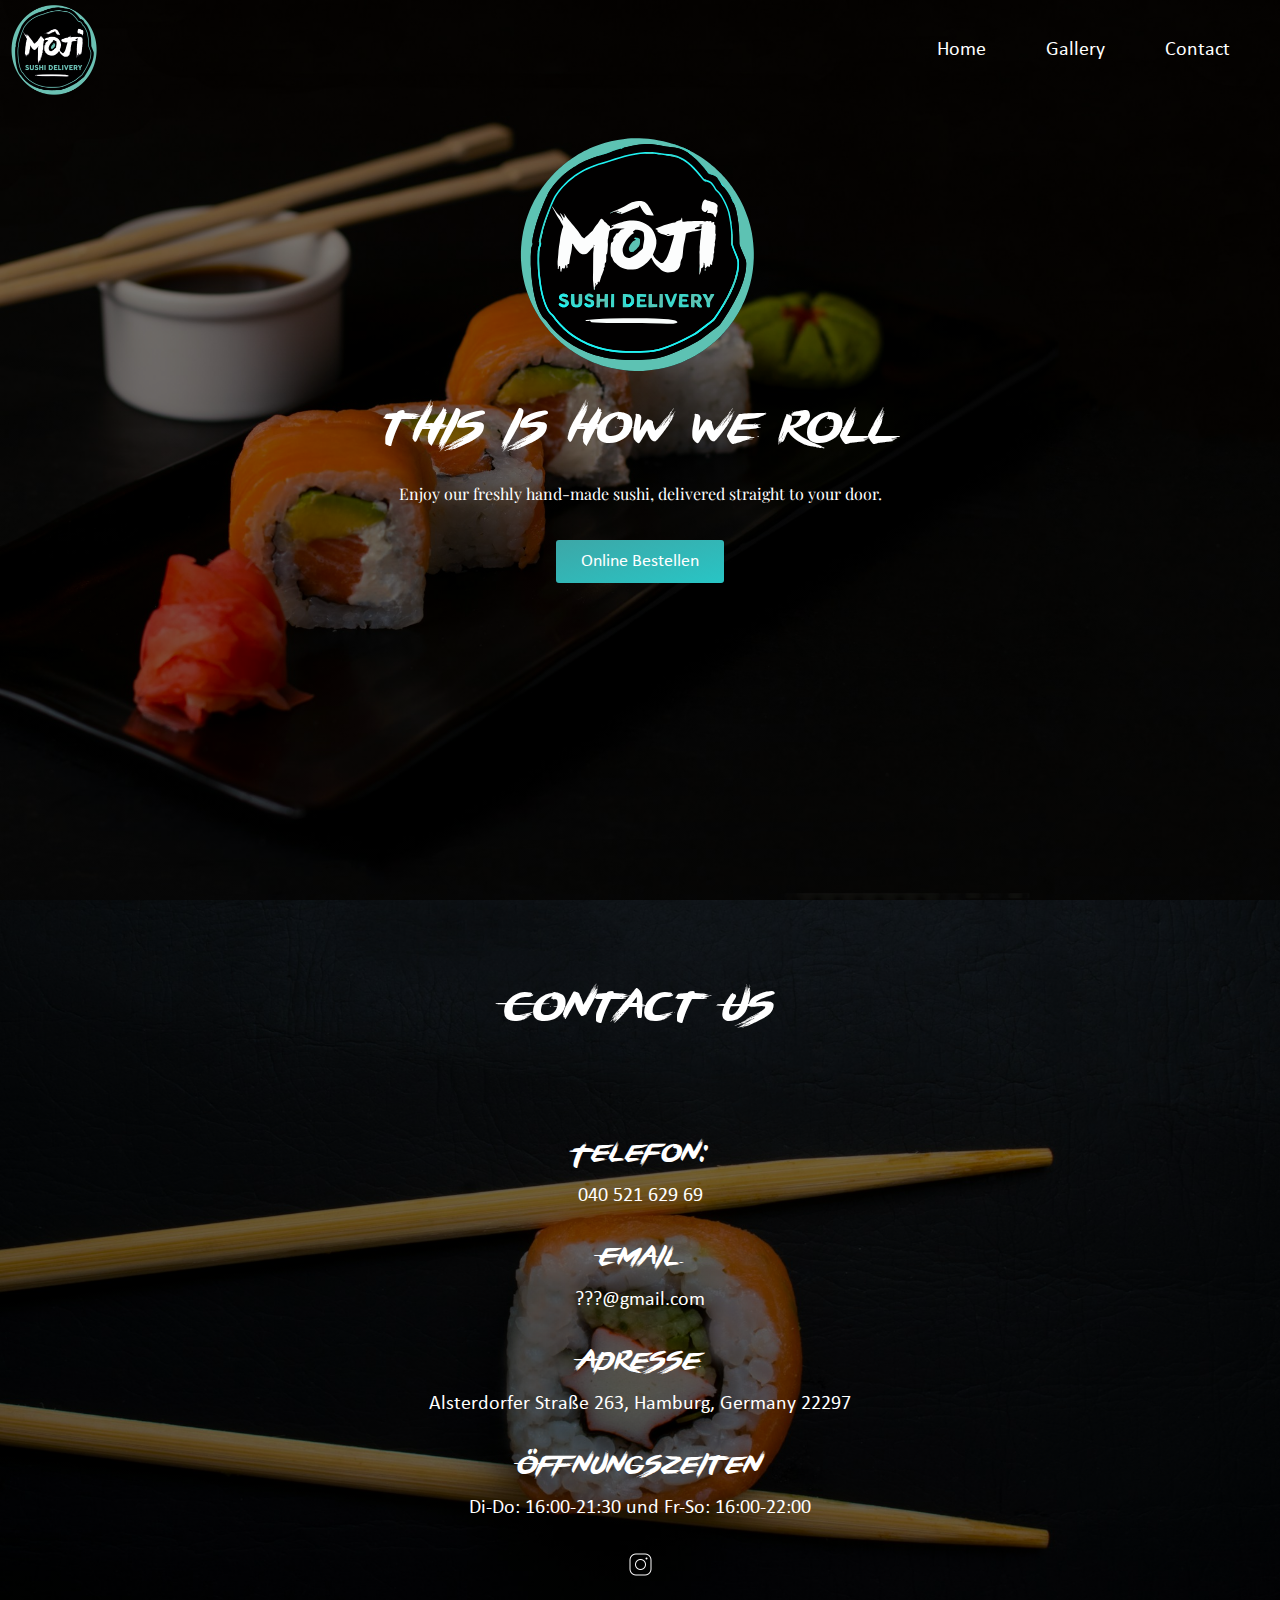
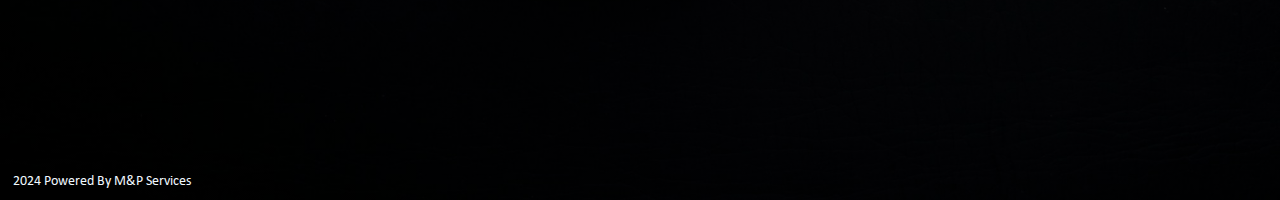
<file: index.html>
<html>

<head>
    <meta name="viewport" content="width=device-width, initial-scale=1.0">
    <!--<link rel="stylesheet" href="./styles/globel_style.css">-->
    <link rel="stylesheet" href="./styles/index.css">
    <link rel="stylesheet" href="./styles/globel.css">
    <link rel="preconnect" href="https://fonts.googleapis.com">
    <link rel="preconnect" href="https://fonts.gstatic.com" crossorigin>
    <link href="https://fonts.googleapis.com/css2?family=Playfair+Display:ital,wght@0,400..900;1,400..900&display=swap"
        rel="stylesheet">
</head>

<body>
    <div class=first_page>
        <header>
            <img class="logo_pic" src="./assets/logo.png">
            <nav>
                <ul class="nav_links">
                    <li><a href="./index.html">Home</a></li>
                    <li><a href="./gallery/gallery.html">Gallery</a></li>
                    <li onclick=scrollToElement()><button class="contact">Contact</button></li>
                </ul>
            </nav>
            <img class="side_icon" src="assets/sidebar.png" onclick=showSidebar()>
            <ul class="sidebar">
                <img class="cancel_icon" src="assets/cancel.png" onclick=hideSidebar()>
                <li><a href="./index.html">Home</a></li>
                <li><a href="./gallery/gallery.html">Gallery</a></li>
                <li onclick=scrollToElement()><button class="contact">Contact</button></li>
            </ul>
        </header>
        <div class="container">
            <div class="logo">
                <img class="logo_svg" src="./assets/logo.svg" viewbox="20vh">
            </div>

            <div class="text">
                <p class="title">this is <br>how we roll</p>
                <p class="motto">Enjoy our freshly hand-made sushi, delivered straight to your door.</p>

            </div>
            <a class = "link" href="https://shop.moji-sushi.de/storedata/listStore"><button class="order">Online Bestellen</button></a>

        </div>
    </div>
    <div class="second_page">
        <div class="contact_header">
            Contact Us
        </div>
        <div class="contact_details">
            <div class="left">
                <div class="contact_section">
                    <p class="section_header">Telefon:</p>
                    <p class="section_value">040 521 629 69</p>
                </div>
                <div class="contact_section">
                    <p class="section_header">Email</p>
                    <p class="section_value">???@gmail.com</p>
                </div>
                <div class="contact_section">
                    <p class="section_header">Adresse</p>
                    <p class="section_value">Alsterdorfer Straße 263, Hamburg, Germany 22297</p>
                </div>
                <div class="contact_section">
                    <p class="section_header">Öffnungszeiten</p>
                    <p class="section_value">Di-Do: 16:00-21:30 und Fr-So: 16:00-22:00</p>
                </div>
                <div class="social">
                    <a href="https://www.instagram.com/moji_sushi/"><img class="logo_pic" src="./assets/ig.png"></a>
                </div>
            </div>
            <div class="right">
                123
            </div>
        </div>
        <div class="credentials">
            2024 Powered By M&P Services
        </div>
    </div>
</body>

</html>

<script>
    function showSidebar() {
        const sidebar = document.querySelector('.sidebar')
        /*sidebar.style.display = "flex"*/
        sidebar.style.height = "100vh"
        sidebar.style.right = "0"
    }
    function hideSidebar() {
        const sidebar = document.querySelector('.sidebar')
        sidebar.style.right = "-100vw"
    }
    function scrollToElement() {
        var elmnt = document.getElementsByClassName("second_page")[0];
        elmnt.scrollIntoView({ behavior: 'smooth', block: "start" });//, block:'center', inline:'center'});
        const sidebar = document.querySelector('.sidebar')
        sidebar.style.right = "-100vw"
    }
</script>
</file>
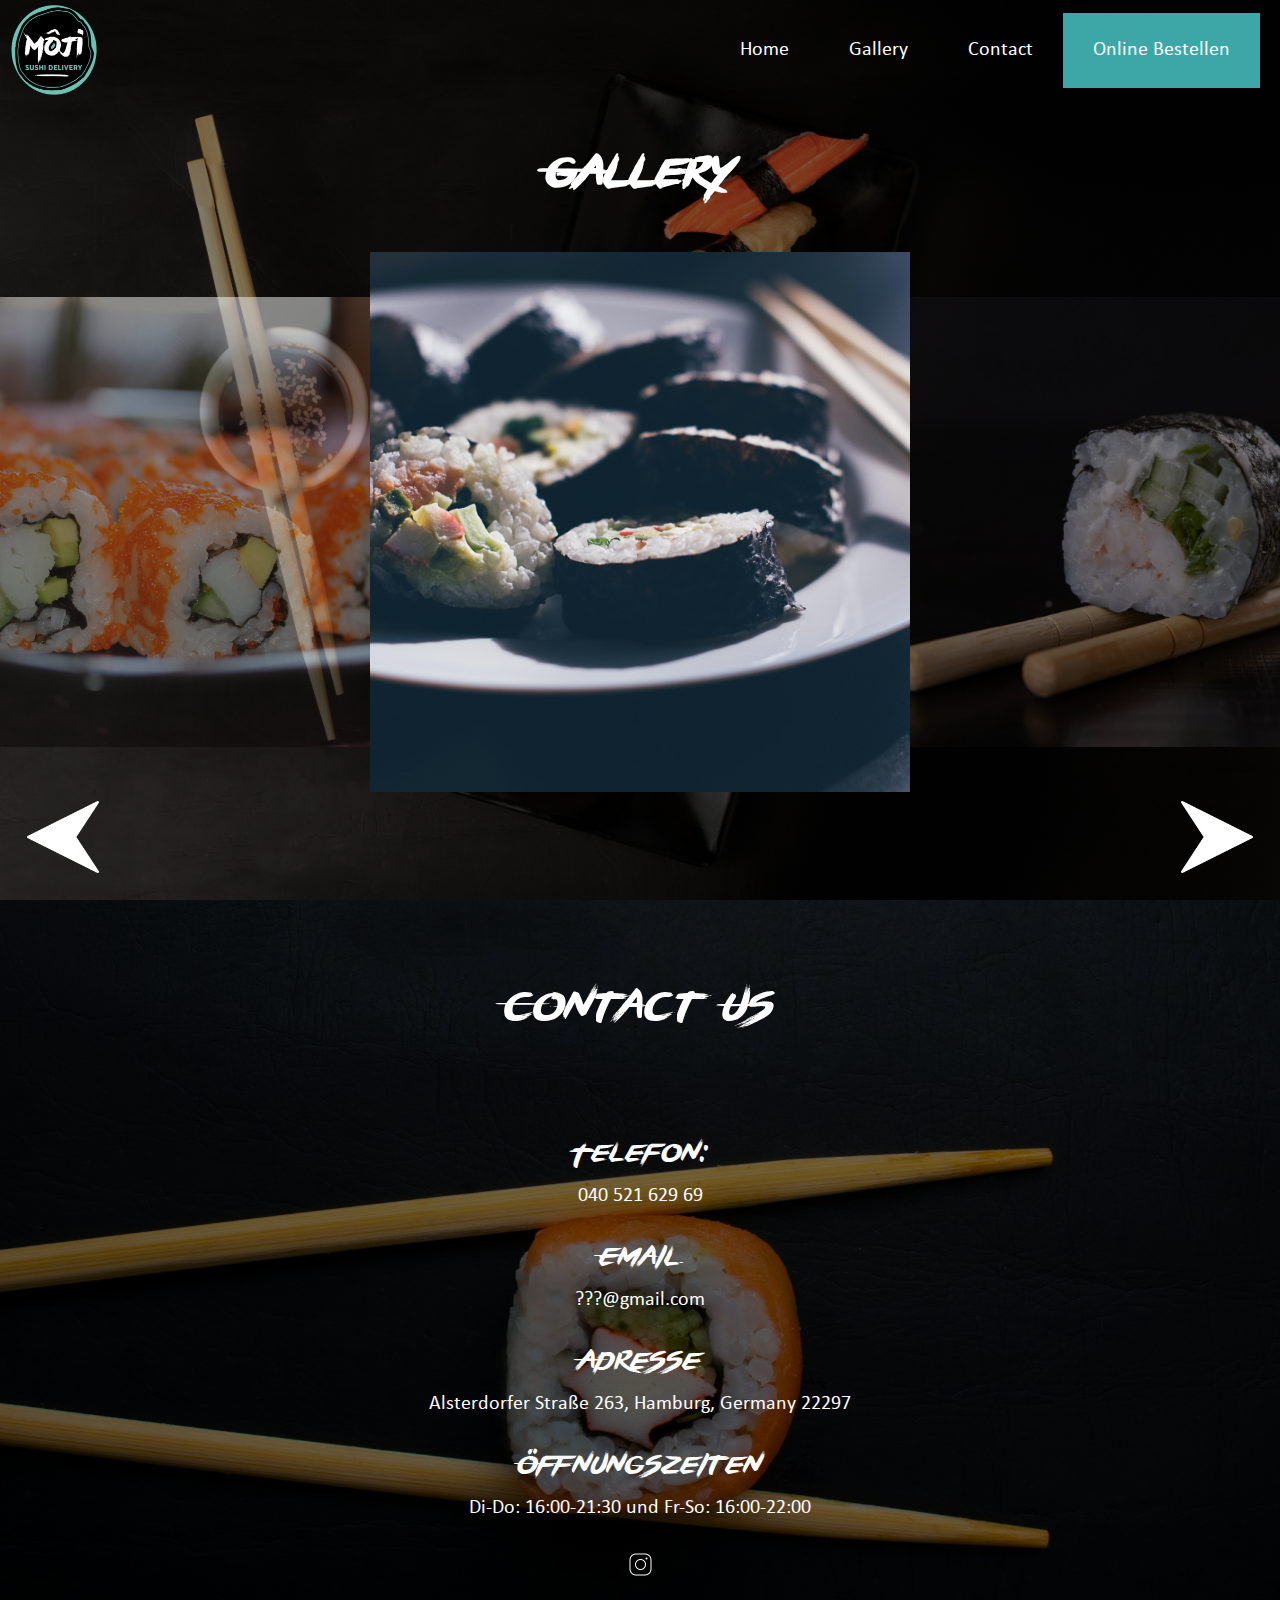
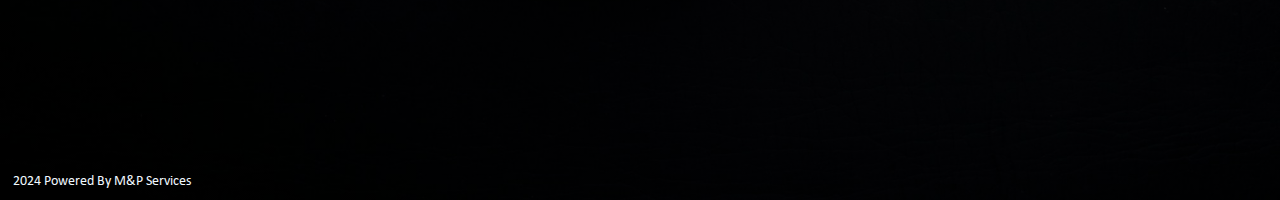
<file: gallery/gallery.html>
<html>

<head>
    <meta name="viewport" content="width=device-width, initial-scale=1.0">
    <link rel="stylesheet" href="../styles/globel.css">
    <link rel="stylesheet" href="../styles/gallery.css">

    <link rel="preconnect" href="https://fonts.googleapis.com">
    <link rel="preconnect" href="https://fonts.gstatic.com" crossorigin>
    <link href="https://fonts.googleapis.com/css2?family=Playfair+Display:ital,wght@0,400..900;1,400..900&display=swap"
        rel="stylesheet">
</head>

<body class="body">
    <div class=first_page>
        <header>

            <img class="logo_pic" src="../assets/logo.png">
            <nav>
                <ul class="nav_links">
                    <li><a href="../index.html">Home</a></li>
                    <li><a href="../gallery/gallery.html">Gallery</a></li>
                    <li onclick=scrollToElement()><button class="contact">Contact</button></li>
                    <li class="order_container" onclick=redirectToPage()><button class="order">Online Bestellen</button>

                </ul>
            </nav>
            <img class="side_icon" src="../assets/sidebar.png" onclick=showSidebar()>
            <ul class="sidebar">
                <img class="cancel_icon" src="../assets/cancel.png" onclick=hideSidebar()>
                <li><a href="../index.html">Home</a></li>
                <li><a href="../gallery/gallery.html">Gallery</a></li>
                <li onclick=scrollToElement()><button class="contact">Contact</button></li>
                <li class="order_container" onclick=redirectToPage()><button class="order">Online Bestellen</button>
                </li>

            </ul>
        </header>
        <div class="container">
            <h1 class='title'>Gallery</h1>
            <div class="display_frame">

                <div class='images'>

                    <img id="previous_pic" loading="eager" src="../assets/dummy_pic/1.jpg">
                    <img id="current_pic" loading="eager" src="../assets/dummy_pic/2.jpg">
                    <img id="next_pic" loading="eager" src="../assets/dummy_pic/3.jpg">
                </div>

            </div>
            <div class="content_wrapper">

                <img class="slide-button" id="prev-slide" src="../assets/new_arrow.png" alt="previous arrow icon"
                    onclick=change_pic_next()>


                <img class="slide-button" id="next-slide" src="../assets/new_arrow.png" alt="next arrow icon"
                    onclick=change_pic_prev()>
            </div>

        </div>
    </div>
    <div class="second_page">
        <div class="contact_header">
            Contact Us
        </div>
        <div class="contact_details">
            <div class="left">
                <div class="contact_section">
                    <p class="section_header">Telefon:</p>
                    <p class="section_value">040 521 629 69</p>
                </div>
                <div class="contact_section">
                    <p class="section_header">Email</p>
                    <p class="section_value">???@gmail.com</p>
                </div>
                <div class="contact_section">
                    <p class="section_header">Adresse</p>
                    <p class="section_value">Alsterdorfer Straße 263, Hamburg, Germany 22297</p>
                </div>
                <div class="contact_section">
                    <p class="section_header">Öffnungszeiten</p>
                    <p class="section_value">Di-Do: 16:00-21:30 und Fr-So: 16:00-22:00</p>
                </div>
                <div class="social">
                    <a href="https://www.instagram.com/moji_sushi/"><img class="logo_pic" src="../assets/ig.png"></a>
                </div>
            </div>
            <div class="right">
                123
            </div>
        </div>
        <div class="credentials">
            2024 Powered By M&P Services
        </div>
    </div>


</body>

</html>

<script>
    function showSidebar() {
        const sidebar = document.querySelector('.sidebar')
        /*sidebar.style.display = "flex"*/
        sidebar.style.height = "100vh"
        sidebar.style.right = "0"

    }
    function hideSidebar() {
        const sidebar = document.querySelector('.sidebar')
        sidebar.style.right = "-100vw"

    }

    let prevPicRef, currPicRef, nextPicRef;
    const maximum_num = 10;
    const window_width = window.innerWidth;


    function change_pic_next() {


        if (!prevPicRef || !currPicRef || !nextPicRef) {
            prevPicRef = document.querySelector('#previous_pic');
            currPicRef = document.querySelector('#current_pic');
            nextPicRef = document.querySelector('#next_pic');
            prevPicRef.style.opacity = '0';
            currPicRef.style.opacity = '0';
            nextPicRef.style.opacity = '0';

        }

        const curr_filename = currPicRef.src
        const curr_idx = parseInt(curr_filename.split('\\').pop().split('/').pop().split('.')[0]);

        let prevPicSrc, currPicSrc, nextPicSrc;




        if (window_width > 800) {


            prevPicSrc = `../assets/dummy_pic/${curr_idx % maximum_num}.jpg`;
            currPicSrc = `../assets/dummy_pic/${(curr_idx + 1) % maximum_num}.jpg`;
            nextPicSrc = `../assets/dummy_pic/${(curr_idx + 2) % maximum_num}.jpg`;

            prevPicRef.src = prevPicSrc;
            currPicRef.src = currPicSrc;
            nextPicRef.src = nextPicSrc;




            prevPicRef.addEventListener('load', () => {
                const prev_pic_ani_exit = prevPicRef.animate(
                    [
                        { transform: 'translateX(100%)', opacity: 0 },
                        { transform: 'translateX(0)', opacity: 0.7 },
                    ],
                    {
                        duration: 1000,
                        easing: 'ease-in-out',
                    }
                );
            });

            currPicRef.addEventListener('load', () => {
                const curr_pic_ani_exit = currPicRef.animate(
                    [
                        { transform: 'translateX(100%)', opacity: 0 },
                        { transform: 'translateX(0)', opacity: 1 },
                    ],
                    {
                        duration: 1500,
                        easing: 'ease-in-out',
                    }
                );
            });

            nextPicRef.addEventListener('load', () => {
                const next_pic_ani_exit = nextPicRef.animate(
                    [
                        { transform: 'translateX(100%)', opacity: 0 },
                        { transform: 'translateX(0)', opacity: 0.7 },
                    ],
                    {
                        duration: 2000,
                        easing: 'ease-in-out',
                    }
                );
            });



            prevPicRef.style.opacity = '0.7';
            currPicRef.style.opacity = '1';
            nextPicRef.style.opacity = '0.7';
        }
        else {
            currPicSrc = `../assets/dummy_pic/${(curr_idx + 1) % maximum_num}.jpg`;
            currPicRef.src = currPicSrc;
            currPicRef.addEventListener('load', () => {
                const curr_pic_ani_exit = currPicRef.animate(
                    [
                        { transform: 'translateX(100%)', opacity: 0 },
                        { transform: 'translateX(0)', opacity: 1 },
                    ],
                    {
                        duration: 1500,
                        easing: 'ease-in-out',
                    }
                );
            });

            currPicRef.style.opacity = '1';
        }

    }

    function change_pic_prev() {
        if (!prevPicRef || !currPicRef || !nextPicRef) {
            prevPicRef = document.querySelector('#previous_pic');
            currPicRef = document.querySelector('#current_pic');
            nextPicRef = document.querySelector('#next_pic');
            prevPicRef.style.opacity = '0';
            currPicRef.style.opacity = '0';
            nextPicRef.style.opacity = '0';
        }

        const curr_filename = currPicRef.src
        const curr_idx = parseInt(curr_filename.split('\\').pop().split('/').pop().split('.')[0]);

        let prevPicSrc, currPicSrc, nextPicSrc;

        if (window_width > 800) {


            if (curr_idx <= 1) {
                prevPicSrc = `../assets/dummy_pic/${(curr_idx - 2 + maximum_num) % maximum_num}.jpg`;
                currPicSrc = `../assets/dummy_pic/${(curr_idx - 1 + maximum_num) % maximum_num}.jpg`;
                nextPicSrc = `../assets/dummy_pic/${(curr_idx + maximum_num) % maximum_num}.jpg`;


            }
            else {
                prevPicSrc = `../assets/dummy_pic/${(curr_idx - 2) % maximum_num}.jpg`;
                currPicSrc = `../assets/dummy_pic/${(curr_idx - 1) % maximum_num}.jpg`;
                nextPicSrc = `../assets/dummy_pic/${(curr_idx) % maximum_num}.jpg`;


            }
            currPicRef.src = currPicSrc;
            prevPicRef.src = prevPicSrc;
            nextPicRef.src = nextPicSrc;




            prevPicRef.addEventListener('load', () => {
                const prev_pic_ani_exit = prevPicRef.animate(
                    [
                        { transform: 'translateX(-100%)', opacity: 0 },
                        { transform: 'translateX(0)', opacity: 0.7 },
                    ],
                    {
                        duration: 1000,
                        easing: 'ease-in-out',
                    }
                );
            });
            currPicRef.addEventListener('load', () => {
                const curr_pic_ani_exit = currPicRef.animate(
                    [
                        { transform: 'translateX(-100%)', opacity: 0 },
                        { transform: 'translateX(0)', opacity: 1 },
                    ],
                    {
                        duration: 1500,
                        easing: 'ease-in-out',
                    }
                );
            });
            nextPicRef.addEventListener('load', () => {
                const next_pic_ani_exit = nextPicRef.animate(
                    [
                        { transform: 'translateX(-100%)', opacity: 0 },
                        { transform: 'translateX(0)', opacity: 0.7 },
                    ],
                    {
                        duration: 2000,
                        easing: 'ease-in-out',
                    }
                );
            });


            prevPicRef.style.opacity = '0.7';
            currPicRef.style.opacity = '1';
            nextPicRef.style.opacity = '0.7';

        }
        else {
            if (curr_idx <= 1) {

                currPicSrc = `../assets/dummy_pic/${(curr_idx - 1 + maximum_num) % maximum_num}.jpg`;


            }
            else {
                currPicSrc = `../assets/dummy_pic/${(curr_idx - 1) % maximum_num}.jpg`;


            }

            currPicRef.src = currPicSrc;


            currPicRef.addEventListener('load', () => {
                const curr_pic_ani_exit = currPicRef.animate(
                    [
                        { transform: 'translateX(-100%)', opacity: 0 },
                        { transform: 'translateX(0)', opacity: 1 },
                    ],
                    {
                        duration: 1500,
                        easing: 'ease-in-out',
                    }
                );
            });

            currPicRef.style.opacity = '1';
        }

    }

    function scrollToElement() {
        var elmnt = document.getElementsByClassName("second_page")[0];
        elmnt.scrollIntoView({ behavior: 'smooth', block: "start" });//, block:'center', inline:'center'});
        const sidebar = document.querySelector('.sidebar')
        sidebar.style.right = "-100vw"
    }

    function redirectToPage() {
        window.location.href = "https://shop.moji-sushi.de/storedata/listStore";
    }



</script>
</file>
<file: styles/index.css>
*{
    padding:0px;
    margin:0px;
    box-sizing: border-box;
}


.first_page{
    background-size:cover;
    background-image:
    linear-gradient(
        rgba(0,0,0,0.5),
        rgba(0,0,0,0.5)
    ),
    url("../assets/background/sushi-file.jpg");
    height:100vh;
    
}

.logo{
    padding-top: 2vh;
    height: 30vh;
    width: 100%;
    padding-bottom: 2vh;
    /*background-color: antiquewhite;*/
}
.logo_svg{
    width:100%;
    height:100%;
}
.text {
    color: white;
    padding-bottom: 2vh;
    /*padding-top: 10vh;*/
    align-items: center;
}

.text .title{
    font-family: "brush";
    padding-bottom: 2vh;
    font-size: 60px;
    
}
.text .motto{
    
    padding-bottom: 2vh;
    font-size: 16px;
    /*font-family: "paint";*/
   
    
}
.title br{
 display:none;
}
.link{
    -webkit-tap-highlight-color: transparent;
    width:100%;
    
}
.order {
    /*border: 3px solid rgb(61, 167, 167);*/
    /*background-color: rgb(61, 167, 167);*/
    /*background-color: transparent;*/
    cursor: pointer;
    padding: 10px 25px 10px;
    transition: 0.5s;
    border-radius: 2px;
    font-family: "Calibri";
    font-size: 18px;
    color:white;
    -webkit-tap-highlight-color: transparent;

    border-radius: 3px;
    border:none;
    background-color: rgba(61, 167, 167,1);
    background: linear-gradient(to bottom right, rgba(61, 167, 167,1), rgb(40, 197, 197));
}

@font-face{
    font-family: "paint";
    src:url("../assets/special_font/PAINP___.TTF") format('truetype')
}
@font-face{
    font-family: "brush";
    src:url("../assets/special_font/Brushstrike\ trial.ttf") format('truetype')
}
.contact_header{
    padding-top: 8vh;
    color:white;
    font-family: "brush";
    font-size: 55px;
    padding-bottom:10vh;
    /*border-bottom: 1px solid white;*/
}

.contact_details{
    
    color:white;
    display: flex;
    flex-direction: row;
    padding-left: 10px;
    padding-right: 10px;
    width:100vw;
    justify-content: center;
}

.left{
    width:100%;
    height:100%;
    align-items: center;
}
.right{
    width:100%;
    height:100%;
    align-items:center;
    display:none
}

.contact_section{
    padding-bottom: 3vh;
    
}
.section_header{
    font-family: "brush";
    font-size: 35px;
    padding-bottom: 1vh;
}
.section_value{
    font-size: 20px;
    font-family:"Calibri";
    pointer-events: none;
}
.element >a{
    text-decoration: none;
    color:inherit;
}
.second_page{
    text-align: center;
    align-items: center;
    overflow: hidden;
    display:flex;
    flex-direction: column;
    height:100vh;
    padding-left: 10px;
    padding-right: 10px;
    z-index:10;
    background-size: cover;
    background-image:
    linear-gradient(
        rgba(0,0,0,0.5),
        rgba(0,0,0,0.5)
    ),
    url("../assets/sushi-contact.png");
    background-position: center;
    width:100vw;
}
.credentials{
    left:0;
    bottom:-100vh;
    color:aliceblue;
    position: absolute;
    font-size: 14px;
    padding-left: 1vw;
    font-family: "Calibri";
    padding-bottom: 1vh;
}
.social{
    display:flex;
    flex-direction: row;
    justify-content: center;
    width:100%;
}
.social img{
    width: 25px;
    height:25px;
    margin-left: 10px;
    margin-right:10px;
    
}
.social a{
    -webkit-tap-highlight-color: transparent;
}

@media(max-width: 800px){
   
    .order{
        width: 65%;
        /*border: 2px solid rgb(61, 167, 167);*/
        border-radius: 3px;
        border:none;
        background-color: rgba(61, 167, 167,1);
        
    }
    .text .title{
        font-size: 50px;
        line-height: 1.2;
    }
    .title br{
        display:block;
    }
    .contact_header{
        padding-top: 8vh;
        padding-bottom:8vh;
    }
    .second_page{
        background-position: center;
    }
    .credentials{
        padding-bottom: 2vh;
        padding-left:2vh;
    }
}


@font-face{
    font-family: "Calibri";
    src: url(../assets/calibri.ttf) format('truetype')
}
</file>
<file: styles/globel.css>
* {
    box-sizing: border-box;
    margin: 0;
    padding: 0;
    font-family: "Playfair Display", serif;
}


body {
    overflow-y: scroll;
    animation: transitionIn_body 1s;
    z-index:10;
    background-size: cover;
    background-position: center;
    display: flex;
    flex-direction: column;
}

header {
    display: flex;
    background-color: transparent;
    /*background-color: rgb(54, 80, 80);*/
    /*background-color: rgb(40, 55, 71);*/
    justify-content: space-between;
    width: 100%;
    padding-left: 10px;
    padding-right: 20px;
    align-items: center;
    font-size: 16px;
    overflow: hidden;
    /*backdrop-filter: blur(70px);*/
    margin-bottom: 20px;
}


.container{
    
    text-align: center;
    align-items: center;
    display:flex;
    flex-direction: column;
    height:100vh;
    padding-left: 10px;
    padding-right: 10px;
    z-index:10;
    overflow: hidden;

}



.logo_pic{
    width:90px;
    height:90px;
    margin-top:5px;
    margin-bottom: 5px;
    
}
nav {
    /*background-color: rgb(54, 80, 80);*/
    background-color: transparent;
}

nav ul {

    list-style: none;
    display: flex;
    justify-content: flex-end;
    align-items: center;
    height: 100%;

}

nav li {
    height: 75px;
    align-items: center;
    color: white;
    text-decoration: none;
    display: flex;
    

}

nav li a:hover,
nav li button:hover {
    background-color: rgb(83, 133, 133);
}

/*.nav_links li a::after {
    content: '';
    height: 2px;
    width: 100%;
    background: black;
    display: block;
    position: absolute;
    bottom: -8px
}*/

nav li a {
    height: 100%;
    padding: 0 30px;
    text-decoration: none;
    display: flex;
    align-items: center;
    color: white;
    cursor: pointer;
    transition: 0.2s;
    font-size: 20px;
    font-family: "Calibri";
}

nav li button {
    height: 100%;
    padding: 0 30px;
    text-decoration: none;
    display: flex;
    align-items: center;
    color: white;
    background: none;
    border: none;
    cursor: pointer;
    transition: 0.5s;
    font-size: 20px;
    font-family: "Calibri";
}

.side_icon{
    display:none;
    -webkit-tap-highlight-color: transparent;
}
.sidebar{
    position:fixed;
    top:0;
    right:-100vw;
    height:100vh;
    width: 57vw;
    z-index:20;
    background-color: rgba(19, 18, 18, 0.95)/*rgb(79, 154, 154) /*, 0.8)*/;
    backdrop-filter: blur(2px);
    flex-direction: column;
    display: flex;
    transition: 0.6s;
    box-shadow: -3px 0 5px rgba(0, 0, 0, 0.25);
    border-top-left-radius: 25px;
    border-bottom-left-radius: 25px;
}

.sidebar li{
    list-style: none;
    height:70px;
    font-size: 16px;
    justify-content: flex-start;
    width:100%;
    
}
.sidebar li a{
    height:100%;
    padding: 0 30px;
    text-decoration: none;
    display:flex;
    align-items: center;
    color:white;
    transition: 0.2s;
    font-family: "Calibri";
    /*font-family: "brush";*/
    font-size: 20px;
    -webkit-tap-highlight-color: transparent;
}
.sidebar li button{
    height:100%;
    padding: 0 30px;
    text-decoration: none;
    display:flex;
    align-items: center;
    color:white;
    background:none;
    border: none;
    cursor:pointer;
    transition: 0.5s;
    font-family: "Calibri";
    /*font-family: "brush";*/
    font-size: 20px;
    -webkit-tap-highlight-color: transparent;
}
.sidebar li{
    transition: 0.5s
}
.sidebar li:hover{
    background-color: rgb(83, 133, 133);
    
}

.side_icon{
    width:25px;
    height:25px;
    cursor: pointer;
    display:none
}

.cancel_icon{
    width:25px;
    height:25px;
    cursor: pointer;
    margin-top: 20px;
    margin-left:30px;
    margin-bottom: 30px;
    -webkit-tap-highlight-color: transparent;
}


@media(max-width: 700px){
    .logo_pic{
        padding-left: 0px;
        width:70px;
        height:70px;
    }
    header{
        padding-left: 10px;
        padding-right: 20px;
        margin-bottom: 0px;
    }
    nav{
        display:none;
    }
    .side_icon{
        display:flex;
        width:30px;
        height:30px;
        cursor: pointer;
    }

}


.contact_header{
    padding-top: 8vh;
    color:white;
    font-family: "brush";
    font-size: 55px;
    padding-bottom:10vh;
    /*border-bottom: 1px solid white;*/
}

.contact_details{
    
    color:white;
    display: flex;
    flex-direction: row;
    padding-left: 10px;
    padding-right: 10px;
    width:100vw;
    justify-content: center;
}

.left{
    width:100%;
    height:100%;
    align-items: center;
}
.right{
    width:100%;
    height:100%;
    align-items:center;
    display:none
}

.contact_section{
    padding-bottom: 3vh;
    
}
.section_header{
    font-family: "brush";
    font-size: 35px;
    padding-bottom: 1vh;
}
.section_value{
    font-size: 20px;
    font-family:"Calibri";
    pointer-events: none;
}
.element >a{
    text-decoration: none;
    color:inherit;
}
.second_page{
    text-align: center;
    align-items: center;
    overflow: hidden;
    display:flex;
    flex-direction: column;
    height:100vh;
    padding-left: 10px;
    padding-right: 10px;
    z-index:10;
    background-size: cover;
    background-image:
    linear-gradient(
        rgba(0,0,0,0.5),
        rgba(0,0,0,0.5)
    ),
    url("../assets/background/sushi-contact.png");
    background-position: center;
}

.credentials{
    left:0;
    bottom:-100vh;
    color:aliceblue;
    position: absolute;
    font-size: 14px;
    padding-left: 1vw;
    font-family: "Calibri";
    padding-bottom: 1vh;
}
.social{
    display:flex;
    flex-direction: row;
    justify-content: center;
    width:100%;
}
.social img{
    width: 25px;
    height:25px;
    margin-left: 10px;
    margin-right:10px;
    
}
.social a{
    -webkit-tap-highlight-color: transparent;
}

@media(max-width: 800px){
   
    
    .contact_header{
        padding-top: 8vh;
        padding-bottom:8vh;
    }
    .second_page{
        background-position: center;
    }
    .credentials{
        padding-bottom: 2vh;
        padding-left:2vh;
    }
}

@keyframes transitionIn_body {
    from {
        opacity: 0;
    }

    to {
        opacity: 1;
    }
}

@font-face{
    font-family: "Calibri";
    src: url(../assets/special_font/calibri.ttf) format('truetype')
}

@font-face{
    font-family: "brush";
    src:url("../assets/special_font/Brushstrike\ trial.ttf") format('truetype')
}
</file>
<file: styles/gallery.css>
.first_page {
    background-size: cover;
    background-image:
        linear-gradient(rgba(0, 0, 0, 0.5),
            rgba(0, 0, 0, 0.5)),
        url("../assets/background/sushi\ \(2\).png");
    height: 100vh;
}



.title {
    font-family: "brush";
    font-size: 55px;
    color: white;
    padding: 5vh;
    padding-top: 2vh;
}

.display_frame {
    display: flex;
    flex-direction: row;
    align-items: center;
}

.images {
    display: flex;
    flex-direction: row;
    align-items: center;

}

.images img {
    height: 60vh;
    width: 60vh;
    object-fit: cover;

}

#previous_pic,
#next_pic {
    height: 50vh;
    width: 50vh;
    opacity: 0.5;
}

.arrows {
    height: 30vh;
    width: 20vh;
}

#prev-slide {
    transform: rotateY(180deg);
}



.first_page {
    position: relative;
    align-items: center;
}

.content_wrapper {
    position: absolute;
    bottom: 0;
    width: 100%;
    display: flex;
    justify-content: space-between;
}

.slide-button {
    height: 8vh;
    width: 8vh;
    cursor: pointer;
    align-items: center;
    margin: 3vh;
    user-select: none;
}




.order_container{
    background-color: rgba(61, 167, 167,1);

}



@media(max-width: 800px) {

    .images img {
        height: 45vh;
        width: 45vh;
        padding: 3%;
        object-fit: fill;

    }

    #previous_pic,
    #next_pic {
        display: none;
    }

    .content_wrapper {
        bottom: 15%;
    }
    
}


@font-face {
    font-family: "paint";
    src: url("../assets/special_font/PAINP___.TTF") format('truetype')
}
</file>
